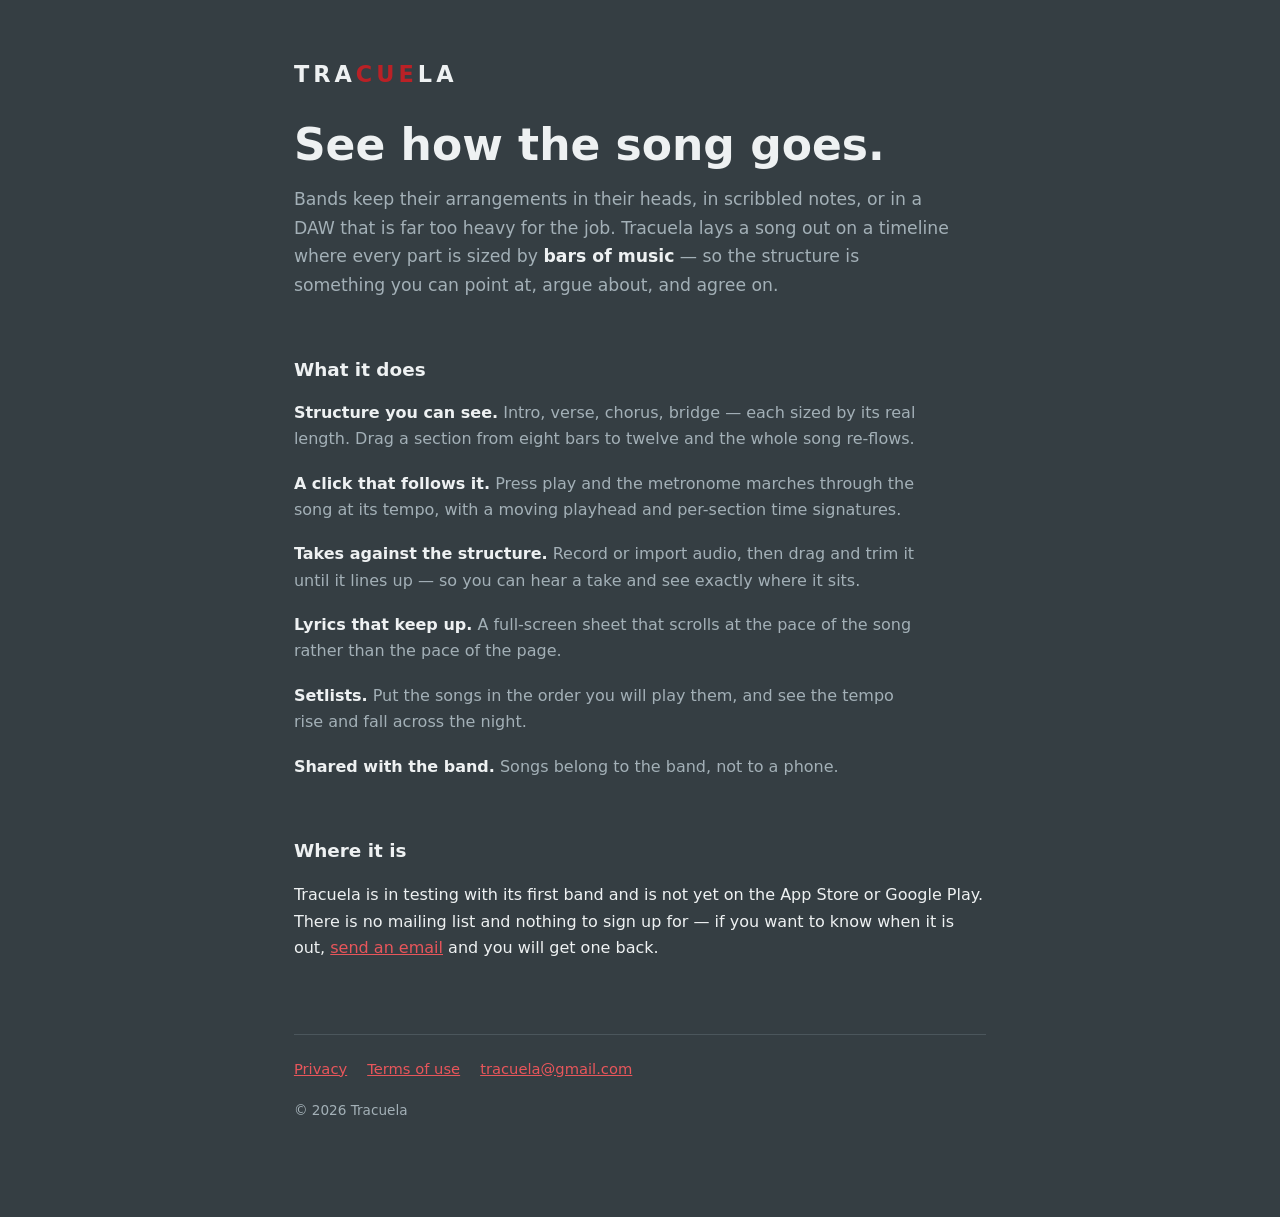
<file: index.html>
<!doctype html>
<html lang="en">
<head>
<meta charset="utf-8">
<meta name="viewport" content="width=device-width, initial-scale=1">
<title>Tracuela — see how the song goes</title>
<meta name="description" content="Tracuela lays a song out on a bar-accurate timeline so a band can see its structure, annotate it, and record takes against the click.">
<link rel="stylesheet" href="style.css">
</head>
<body>
<main>

  <header class="hero">
    <p class="wordmark">TRA<span class="cue">CUE</span>LA</p>
    <h1>See how the song goes.</h1>
    <p class="lede">
      Bands keep their arrangements in their heads, in scribbled notes, or in a DAW that is
      far too heavy for the job. Tracuela lays a song out on a timeline where every part is
      sized by <strong>bars of music</strong> — so the structure is something you can point
      at, argue about, and agree on.
    </p>
  </header>

  <section>
    <h2>What it does</h2>
    <ul class="features">
      <li>
        <strong>Structure you can see.</strong> Intro, verse, chorus, bridge — each sized by
        its real length. Drag a section from eight bars to twelve and the whole song re-flows.
      </li>
      <li>
        <strong>A click that follows it.</strong> Press play and the metronome marches
        through the song at its tempo, with a moving playhead and per-section time signatures.
      </li>
      <li>
        <strong>Takes against the structure.</strong> Record or import audio, then drag and
        trim it until it lines up — so you can hear a take and see exactly where it sits.
      </li>
      <li>
        <strong>Lyrics that keep up.</strong> A full-screen sheet that scrolls at the pace of
        the song rather than the pace of the page.
      </li>
      <li>
        <strong>Setlists.</strong> Put the songs in the order you will play them, and see the
        tempo rise and fall across the night.
      </li>
      <li>
        <strong>Shared with the band.</strong> Songs belong to the band, not to a phone.
      </li>
    </ul>
  </section>

  <section>
    <h2>Where it is</h2>
    <p>
      Tracuela is in testing with its first band and is not yet on the App Store or Google
      Play. There is no mailing list and nothing to sign up for — if you want to know when it
      is out, <a href="mailto:tracuela@gmail.com">send an email</a> and you will get one back.
    </p>
  </section>

  <footer>
    <nav>
      <a href="privacy.html">Privacy</a>
      <a href="terms.html">Terms of use</a>
      <a href="mailto:tracuela@gmail.com">tracuela@gmail.com</a>
    </nav>
    <p class="fine">© 2026 Tracuela</p>
  </footer>

</main>
</body>
</html>
</file>
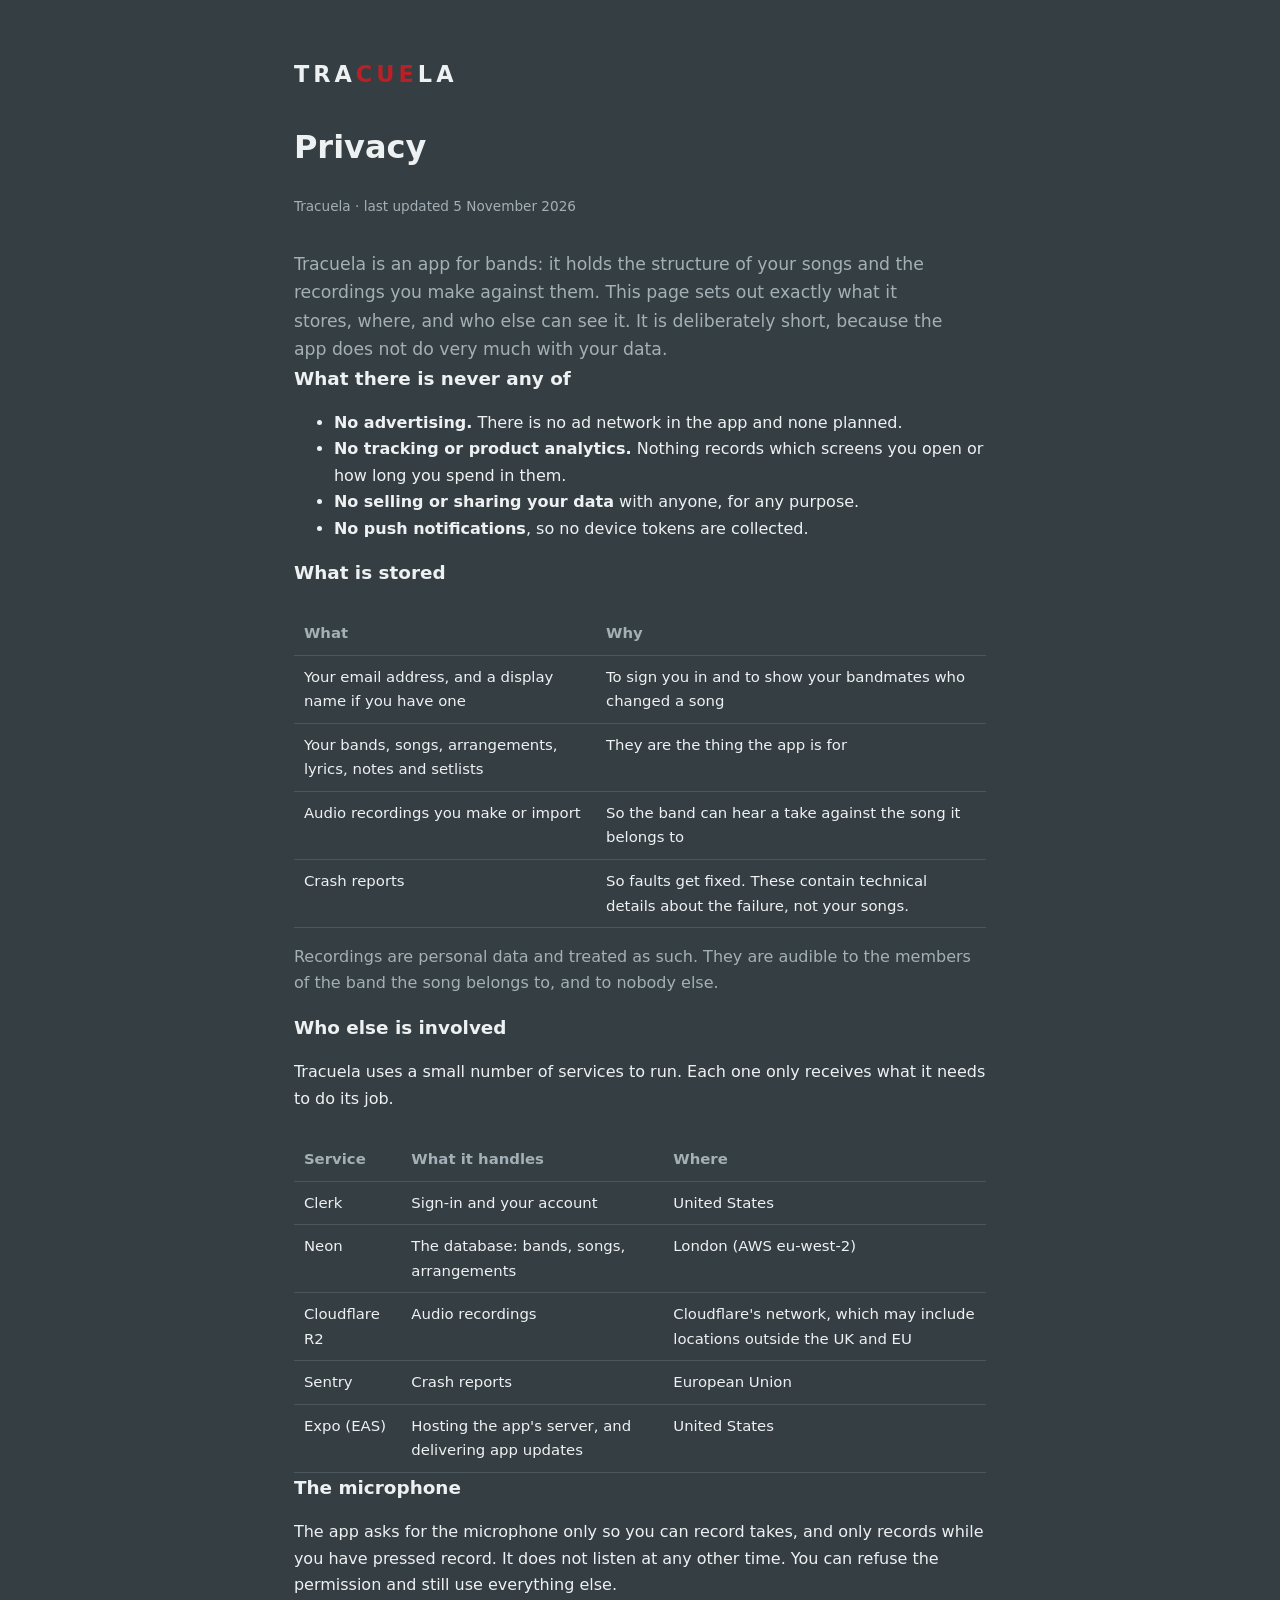
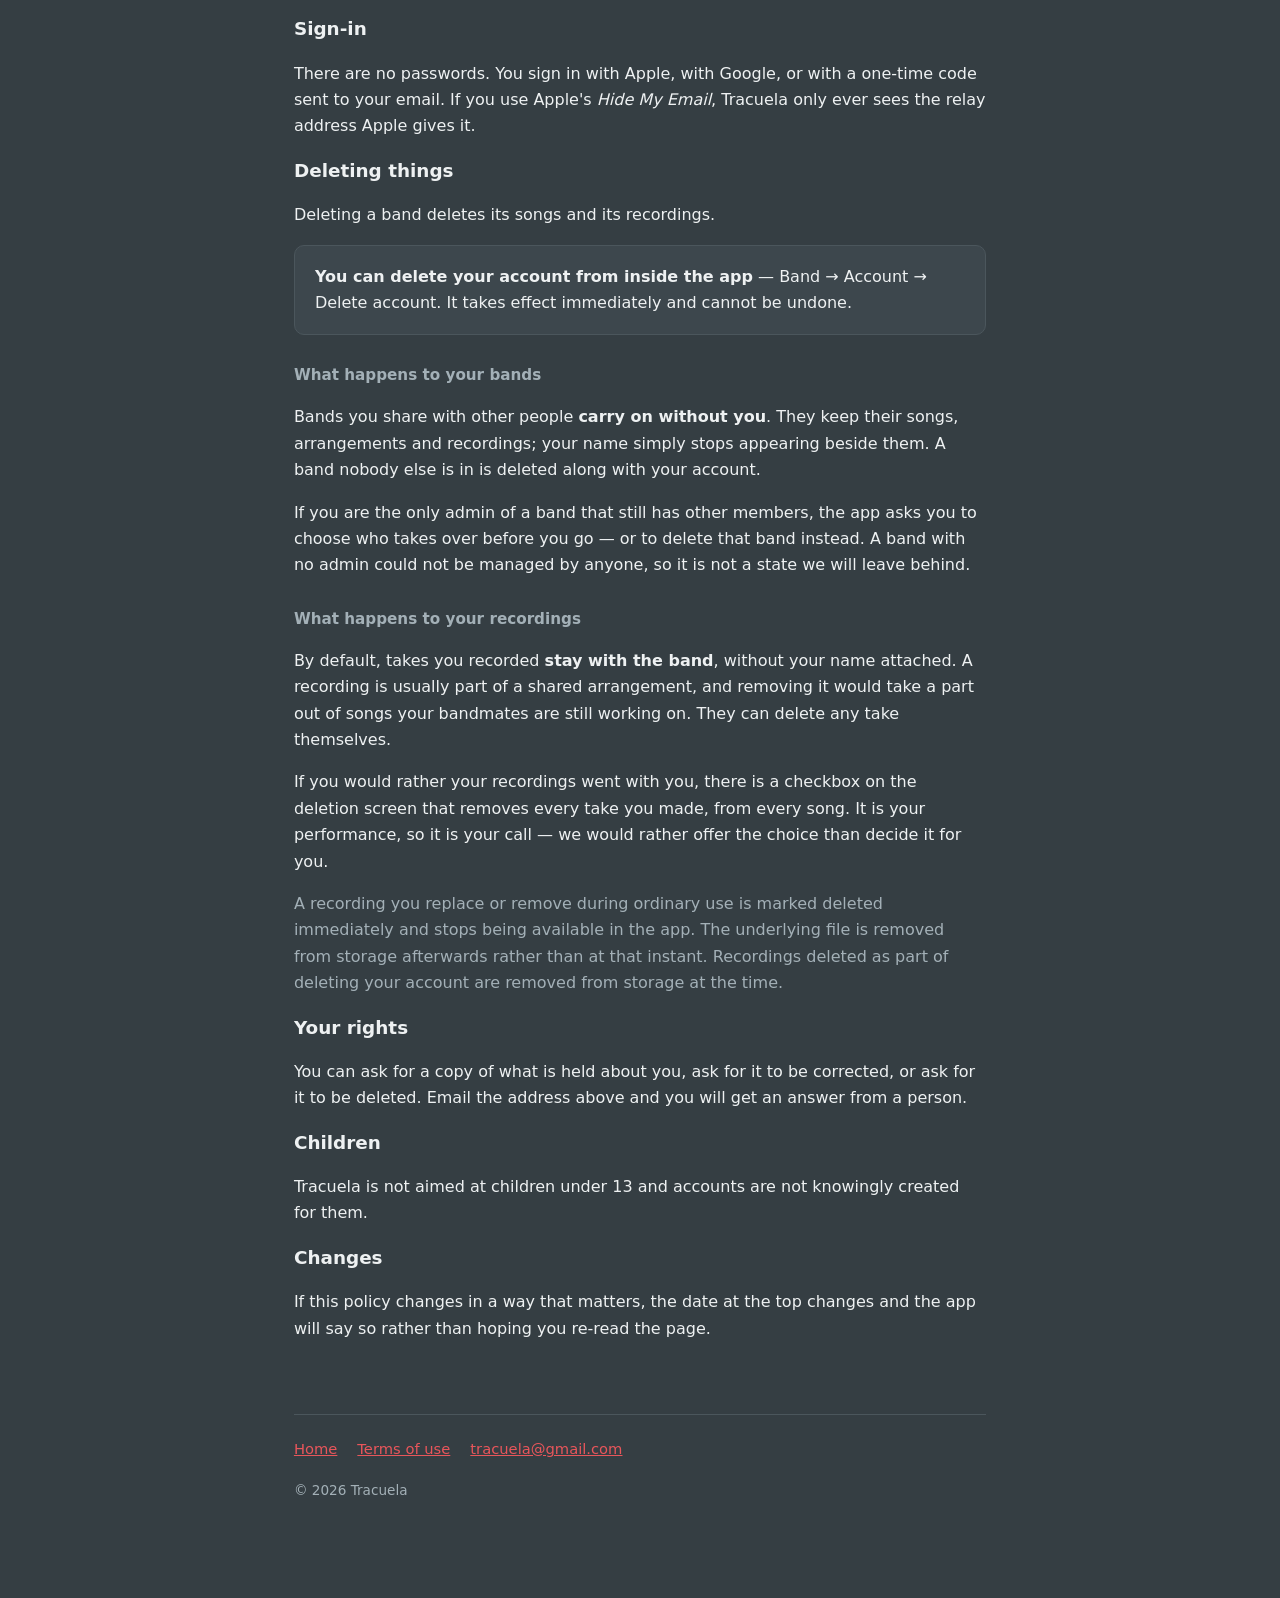
<file: privacy.html>
<!doctype html>
<html lang="en">
<head>
<meta charset="utf-8">
<meta name="viewport" content="width=device-width, initial-scale=1">
<title>Tracuela — Privacy</title>
<link rel="stylesheet" href="style.css">
</head>
<body>
<main>

<p class="wordmark"><a href="index.html" style="color:inherit;text-decoration:none">TRA<span class="cue">CUE</span>LA</a></p>

<h1>Privacy</h1>
<p class="meta">Tracuela · last updated 5 November 2026</p>

<p class="lede">
  Tracuela is an app for bands: it holds the structure of your songs and the recordings you
  make against them. This page sets out exactly what it stores, where, and who else can see
  it. It is deliberately short, because the app does not do very much with your data.
</p>

<h2>What there is never any of</h2>
<ul>
  <li><strong>No advertising.</strong> There is no ad network in the app and none planned.</li>
  <li><strong>No tracking or product analytics.</strong> Nothing records which screens you
    open or how long you spend in them.</li>
  <li><strong>No selling or sharing your data</strong> with anyone, for any purpose.</li>
  <li><strong>No push notifications</strong>, so no device tokens are collected.</li>
</ul>

<h2>What is stored</h2>
<div class="wrap">
<table>
  <tr><th>What</th><th>Why</th></tr>
  <tr>
    <td>Your email address, and a display name if you have one</td>
    <td>To sign you in and to show your bandmates who changed a song</td>
  </tr>
  <tr>
    <td>Your bands, songs, arrangements, lyrics, notes and setlists</td>
    <td>They are the thing the app is for</td>
  </tr>
  <tr>
    <td>Audio recordings you make or import</td>
    <td>So the band can hear a take against the song it belongs to</td>
  </tr>
  <tr>
    <td>Crash reports</td>
    <td>So faults get fixed. These contain technical details about the failure, not your songs.</td>
  </tr>
</table>
</div>

<p class="note">
  Recordings are personal data and treated as such. They are audible to the members of the
  band the song belongs to, and to nobody else.
</p>

<h2>Who else is involved</h2>
<p>
  Tracuela uses a small number of services to run. Each one only receives what it needs to
  do its job.
</p>
<div class="wrap">
<table>
  <tr><th>Service</th><th>What it handles</th><th>Where</th></tr>
  <tr><td>Clerk</td><td>Sign-in and your account</td><td>United States</td></tr>
  <tr><td>Neon</td><td>The database: bands, songs, arrangements</td><td>London (AWS eu-west-2)</td></tr>
  <tr><td>Cloudflare R2</td><td>Audio recordings</td><td>Cloudflare's network, which may include locations outside the UK and EU</td></tr>
  <tr><td>Sentry</td><td>Crash reports</td><td>European Union</td></tr>
  <tr><td>Expo (EAS)</td><td>Hosting the app's server, and delivering app updates</td><td>United States</td></tr>
</table>
</div>

<h2>The microphone</h2>
<p>
  The app asks for the microphone only so you can record takes, and only records while you
  have pressed record. It does not listen at any other time. You can refuse the permission
  and still use everything else.
</p>

<h2>Sign-in</h2>
<p>
  There are no passwords. You sign in with Apple, with Google, or with a one-time code sent
  to your email. If you use Apple's <em>Hide My Email</em>, Tracuela only ever sees the relay
  address Apple gives it.
</p>

<h2>Deleting things</h2>
<p>
  Deleting a band deletes its songs and its recordings.
</p>
<div class="panel">
  <p style="margin:0">
    <strong>You can delete your account from inside the app</strong> — Band &rarr; Account
    &rarr; Delete account. It takes effect immediately and cannot be undone.
  </p>
</div>

<h3>What happens to your bands</h3>
<p>
  Bands you share with other people <strong>carry on without you</strong>. They keep their
  songs, arrangements and recordings; your name simply stops appearing beside them. A band
  nobody else is in is deleted along with your account.
</p>
<p>
  If you are the only admin of a band that still has other members, the app asks you to
  choose who takes over before you go — or to delete that band instead. A band with no
  admin could not be managed by anyone, so it is not a state we will leave behind.
</p>

<h3>What happens to your recordings</h3>
<p>
  By default, takes you recorded <strong>stay with the band</strong>, without your name
  attached. A recording is usually part of a shared arrangement, and removing it would take
  a part out of songs your bandmates are still working on. They can delete any take
  themselves.
</p>
<p>
  If you would rather your recordings went with you, there is a checkbox on the deletion
  screen that removes every take you made, from every song. It is your performance, so it is
  your call — we would rather offer the choice than decide it for you.
</p>

<p class="note" style="margin-top:14px">
  A recording you replace or remove during ordinary use is marked deleted immediately and
  stops being available in the app. The underlying file is removed from storage afterwards
  rather than at that instant. Recordings deleted as part of deleting your account are
  removed from storage at the time.
</p>

<h2>Your rights</h2>
<p>
  You can ask for a copy of what is held about you, ask for it to be corrected, or ask for it
  to be deleted. Email the address above and you will get an answer from a person.
</p>

<h2>Children</h2>
<p>
  Tracuela is not aimed at children under 13 and accounts are not knowingly created for them.
</p>

<h2>Changes</h2>
<p>
  If this policy changes in a way that matters, the date at the top changes and the app will
  say so rather than hoping you re-read the page.
</p>

<footer>
  <nav>
    <a href="index.html">Home</a>
    <a href="terms.html">Terms of use</a>
    <a href="mailto:tracuela@gmail.com">tracuela@gmail.com</a>
  </nav>
  <p class="fine">© 2026 Tracuela</p>
</footer>

</main>
</body>
</html>
</file>
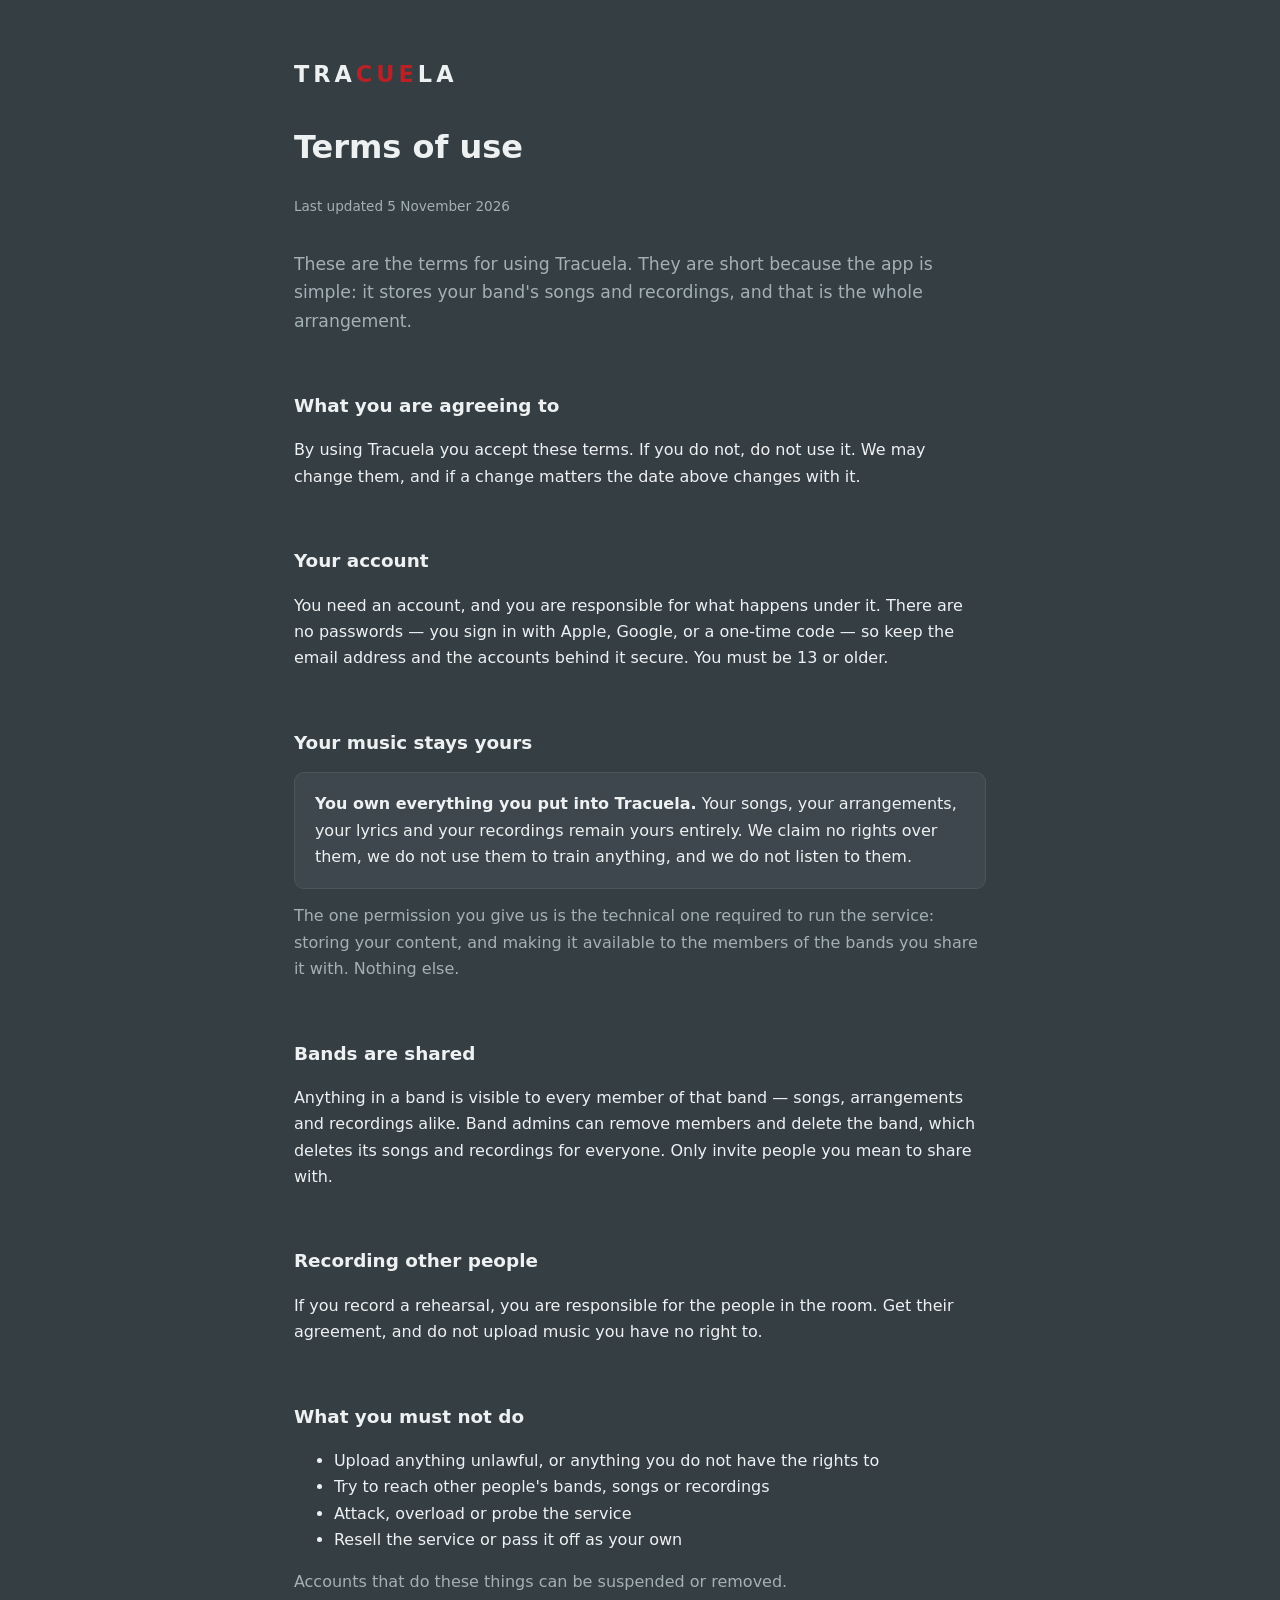
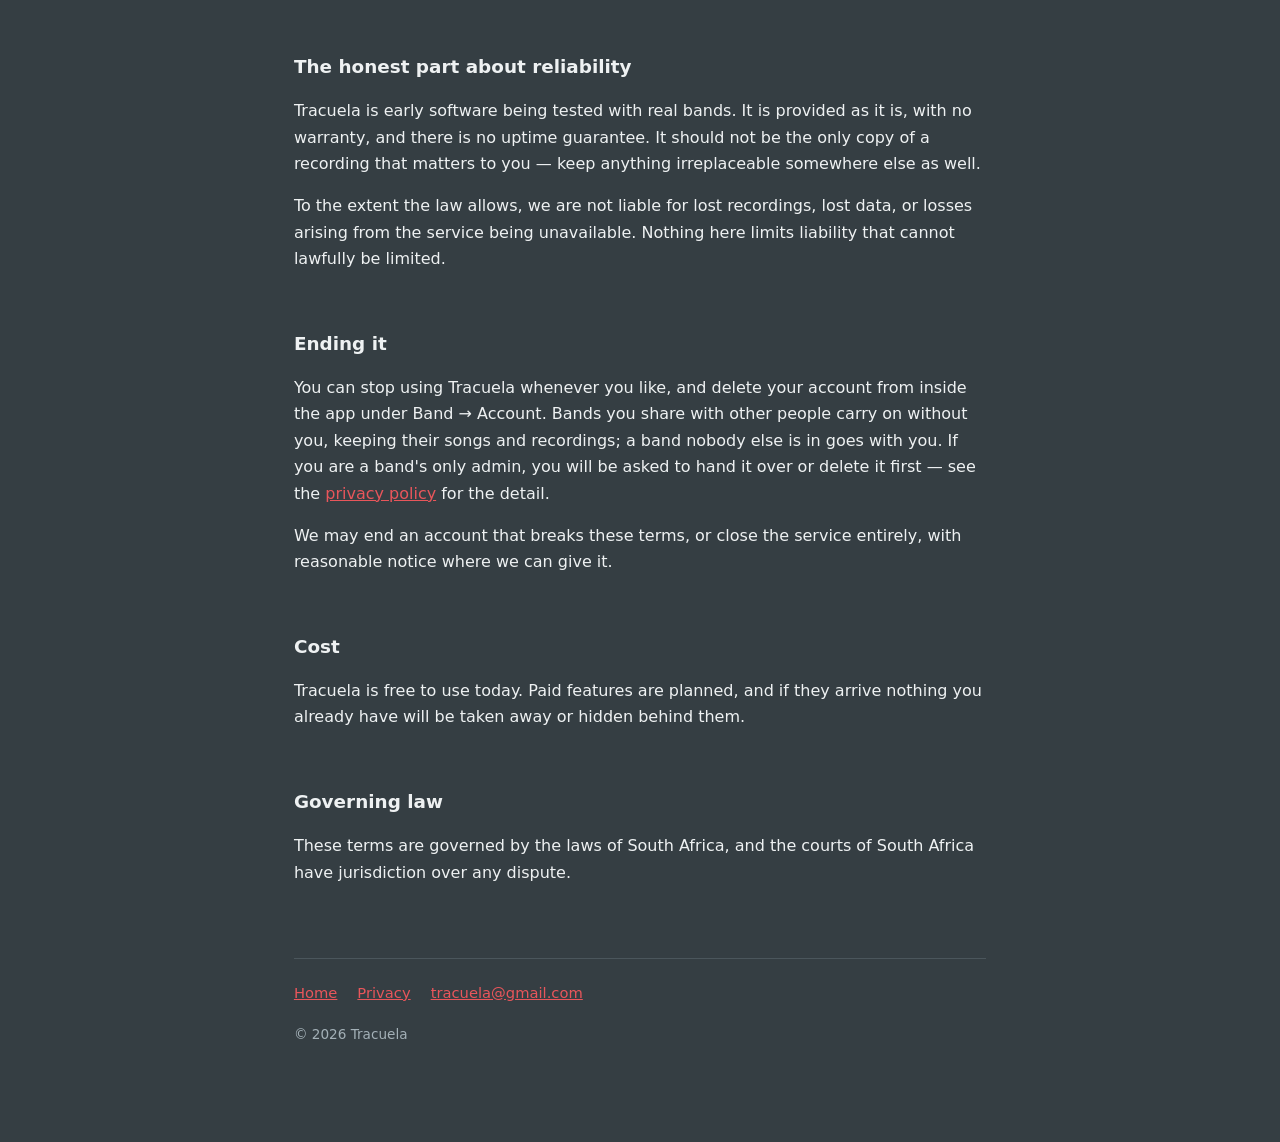
<file: terms.html>
<!doctype html>
<html lang="en">
<head>
<meta charset="utf-8">
<meta name="viewport" content="width=device-width, initial-scale=1">
<title>Tracuela — Terms of use</title>
<link rel="stylesheet" href="style.css">
</head>
<body>
<main>

<p class="wordmark"><a href="index.html" style="color:inherit;text-decoration:none">TRA<span class="cue">CUE</span>LA</a></p>

<h1>Terms of use</h1>
<p class="meta">Last updated 5 November 2026</p>

<p class="lede">
  These are the terms for using Tracuela. They are short because the app is simple: it
  stores your band's songs and recordings, and that is the whole arrangement.
</p>

<section>
  <h2>What you are agreeing to</h2>
  <p>
    By using Tracuela you accept these terms. If you do not, do not use it. We may change
    them, and if a change matters the date above changes with it.
  </p>
</section>

<section>
  <h2>Your account</h2>
  <p>
    You need an account, and you are responsible for what happens under it. There are no
    passwords — you sign in with Apple, Google, or a one-time code — so keep the email
    address and the accounts behind it secure. You must be 13 or older.
  </p>
</section>

<section>
  <h2>Your music stays yours</h2>
  <div class="panel">
    <p style="margin:0">
      <strong>You own everything you put into Tracuela.</strong> Your songs, your
      arrangements, your lyrics and your recordings remain yours entirely. We claim no
      rights over them, we do not use them to train anything, and we do not listen to them.
    </p>
  </div>
  <p class="note" style="margin-top:14px">
    The one permission you give us is the technical one required to run the service: storing
    your content, and making it available to the members of the bands you share it with.
    Nothing else.
  </p>
</section>

<section>
  <h2>Bands are shared</h2>
  <p>
    Anything in a band is visible to every member of that band — songs, arrangements and
    recordings alike. Band admins can remove members and delete the band, which deletes its
    songs and recordings for everyone. Only invite people you mean to share with.
  </p>
</section>

<section>
  <h2>Recording other people</h2>
  <p>
    If you record a rehearsal, you are responsible for the people in the room. Get their
    agreement, and do not upload music you have no right to.
  </p>
</section>

<section>
  <h2>What you must not do</h2>
  <ul>
    <li>Upload anything unlawful, or anything you do not have the rights to</li>
    <li>Try to reach other people's bands, songs or recordings</li>
    <li>Attack, overload or probe the service</li>
    <li>Resell the service or pass it off as your own</li>
  </ul>
  <p class="note">
    Accounts that do these things can be suspended or removed.
  </p>
</section>

<section>
  <h2>The honest part about reliability</h2>
  <p>
    Tracuela is early software being tested with real bands. It is provided as it is, with
    no warranty, and there is no uptime guarantee. It should not be the only copy of a
    recording that matters to you — keep anything irreplaceable somewhere else as well.
  </p>
  <p>
    To the extent the law allows, we are not liable for lost recordings, lost data, or
    losses arising from the service being unavailable. Nothing here limits liability that
    cannot lawfully be limited.
  </p>
</section>

<section>
  <h2>Ending it</h2>
  <p>
    You can stop using Tracuela whenever you like, and delete your account from inside the
    app under Band &rarr; Account. Bands you share with other people carry on without you,
    keeping their songs and recordings; a band nobody else is in goes with you. If you are a
    band's only admin, you will be asked to hand it over or delete it first — see the
    <a href="privacy.html">privacy policy</a> for the detail.
  </p>
  <p>
    We may end an account that breaks these terms, or close the service entirely, with
    reasonable notice where we can give it.
  </p>
</section>

<section>
  <h2>Cost</h2>
  <p>
    Tracuela is free to use today. Paid features are planned, and if they arrive nothing you
    already have will be taken away or hidden behind them.
  </p>
</section>

<section>
  <h2>Governing law</h2>
  <p>
    These terms are governed by the laws of South Africa, and the courts of South Africa
    have jurisdiction over any dispute.
  </p>
</section>

<footer>
  <nav>
    <a href="index.html">Home</a>
    <a href="privacy.html">Privacy</a>
    <a href="mailto:tracuela@gmail.com">tracuela@gmail.com</a>
  </nav>
  <p class="fine">© 2026 Tracuela</p>
</footer>

</main>
</body>
</html>
</file>
<file: style.css>
/*
  One stylesheet for the three pages, so the privacy policy and the terms look like they
  belong to the same product as the home page rather than to a legal department.

  The palette is the app's own: the gunmetal ground the editor sits on, and the red that
  picks CUE out of the wordmark.
*/

:root {
  --ground: #353e43;
  --raised: #3d474d;
  --line: #4b565c;
  --ink: #eef1f2;
  --ink-dim: #a3b0b7;
  --accent: #ba2126;
  --link: #e8565b;
}

* { box-sizing: border-box; }

body {
  margin: 0;
  padding: 56px 20px 96px;
  background: var(--ground);
  color: var(--ink);
  font: 16px/1.65 "Avenir Next", "Segoe UI", system-ui, -apple-system, sans-serif;
  -webkit-font-smoothing: antialiased;
}

main { max-width: 68ch; margin: 0 auto; }

/* The wordmark, set rather than drawn — the SVG is for the app's launch screen, and a
   7KB image for eight letters would be the wrong trade on a page this size. */
.wordmark {
  font-size: 1.4rem;
  font-weight: 700;
  letter-spacing: 0.18em;
  margin: 0 0 28px;
}
.cue { color: var(--accent); }

.hero h1 {
  font-size: clamp(2rem, 6vw, 2.75rem);
  line-height: 1.1;
  margin: 0 0 16px;
  text-wrap: balance;
}

.lede { font-size: 1.08rem; color: var(--ink-dim); margin: 0; max-width: 60ch; }
.lede strong { color: var(--ink); font-weight: 600; }

section { margin-top: 56px; }

h2 { font-size: 1.15rem; margin: 0 0 14px; }

/* Sub-headings within a section — only the privacy policy needs them, where account
   deletion has separate answers for bands and for recordings. Dimmed and smaller than h2
   so the section still reads as one thing rather than three. */
h3 {
  font-size: 0.95rem;
  font-weight: 600;
  color: var(--ink-dim);
  margin: 28px 0 10px;
}

p, li { color: var(--ink); }

.features { list-style: none; padding: 0; margin: 0; display: grid; gap: 18px; }
.features li { color: var(--ink-dim); max-width: 62ch; }
.features strong { color: var(--ink); font-weight: 600; }

a { color: var(--link); }
a:hover { color: #f27a7e; }

/* Shared by the privacy policy and the terms. */
.meta { font-size: 0.85rem; color: var(--ink-dim); margin: 0 0 32px; }
.note { color: var(--ink-dim); }
.panel {
  background: var(--raised);
  border: 1px solid var(--line);
  border-radius: 10px;
  padding: 18px 20px;
  margin-top: 14px;
}
table { border-collapse: collapse; width: 100%; margin-top: 10px; font-size: 0.93rem; }
th, td { text-align: left; padding: 9px 10px; border-bottom: 1px solid var(--line); vertical-align: top; }
th { color: var(--ink-dim); font-weight: 600; }
/* Wide content scrolls inside its own box rather than making the page scroll sideways. */
.wrap { overflow-x: auto; }

footer {
  margin-top: 72px;
  padding-top: 22px;
  border-top: 1px solid var(--line);
  font-size: 0.92rem;
}
footer nav { display: flex; flex-wrap: wrap; gap: 20px; }
.fine { color: var(--ink-dim); font-size: 0.85rem; margin: 18px 0 0; }

:focus-visible { outline: 2px solid var(--link); outline-offset: 3px; }

@media (prefers-reduced-motion: reduce) {
  * { animation: none !important; transition: none !important; }
}
</file>
